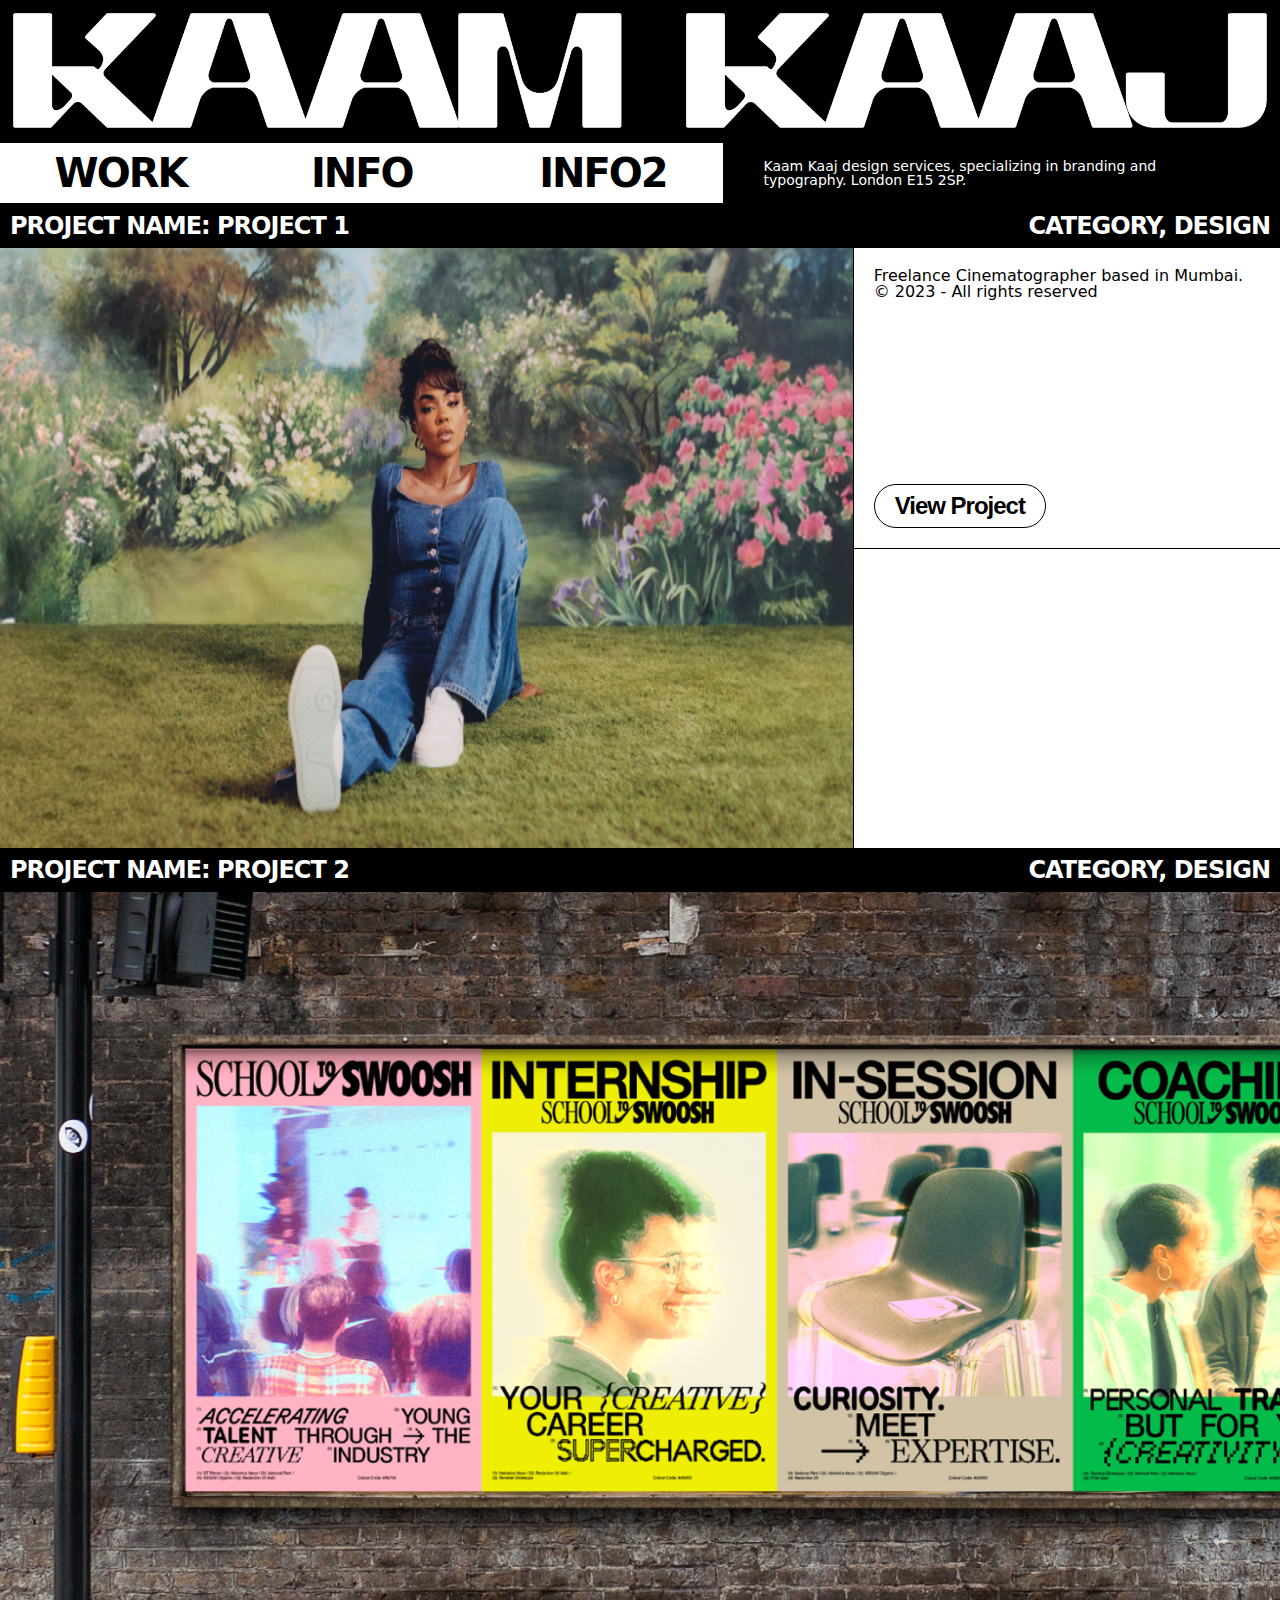
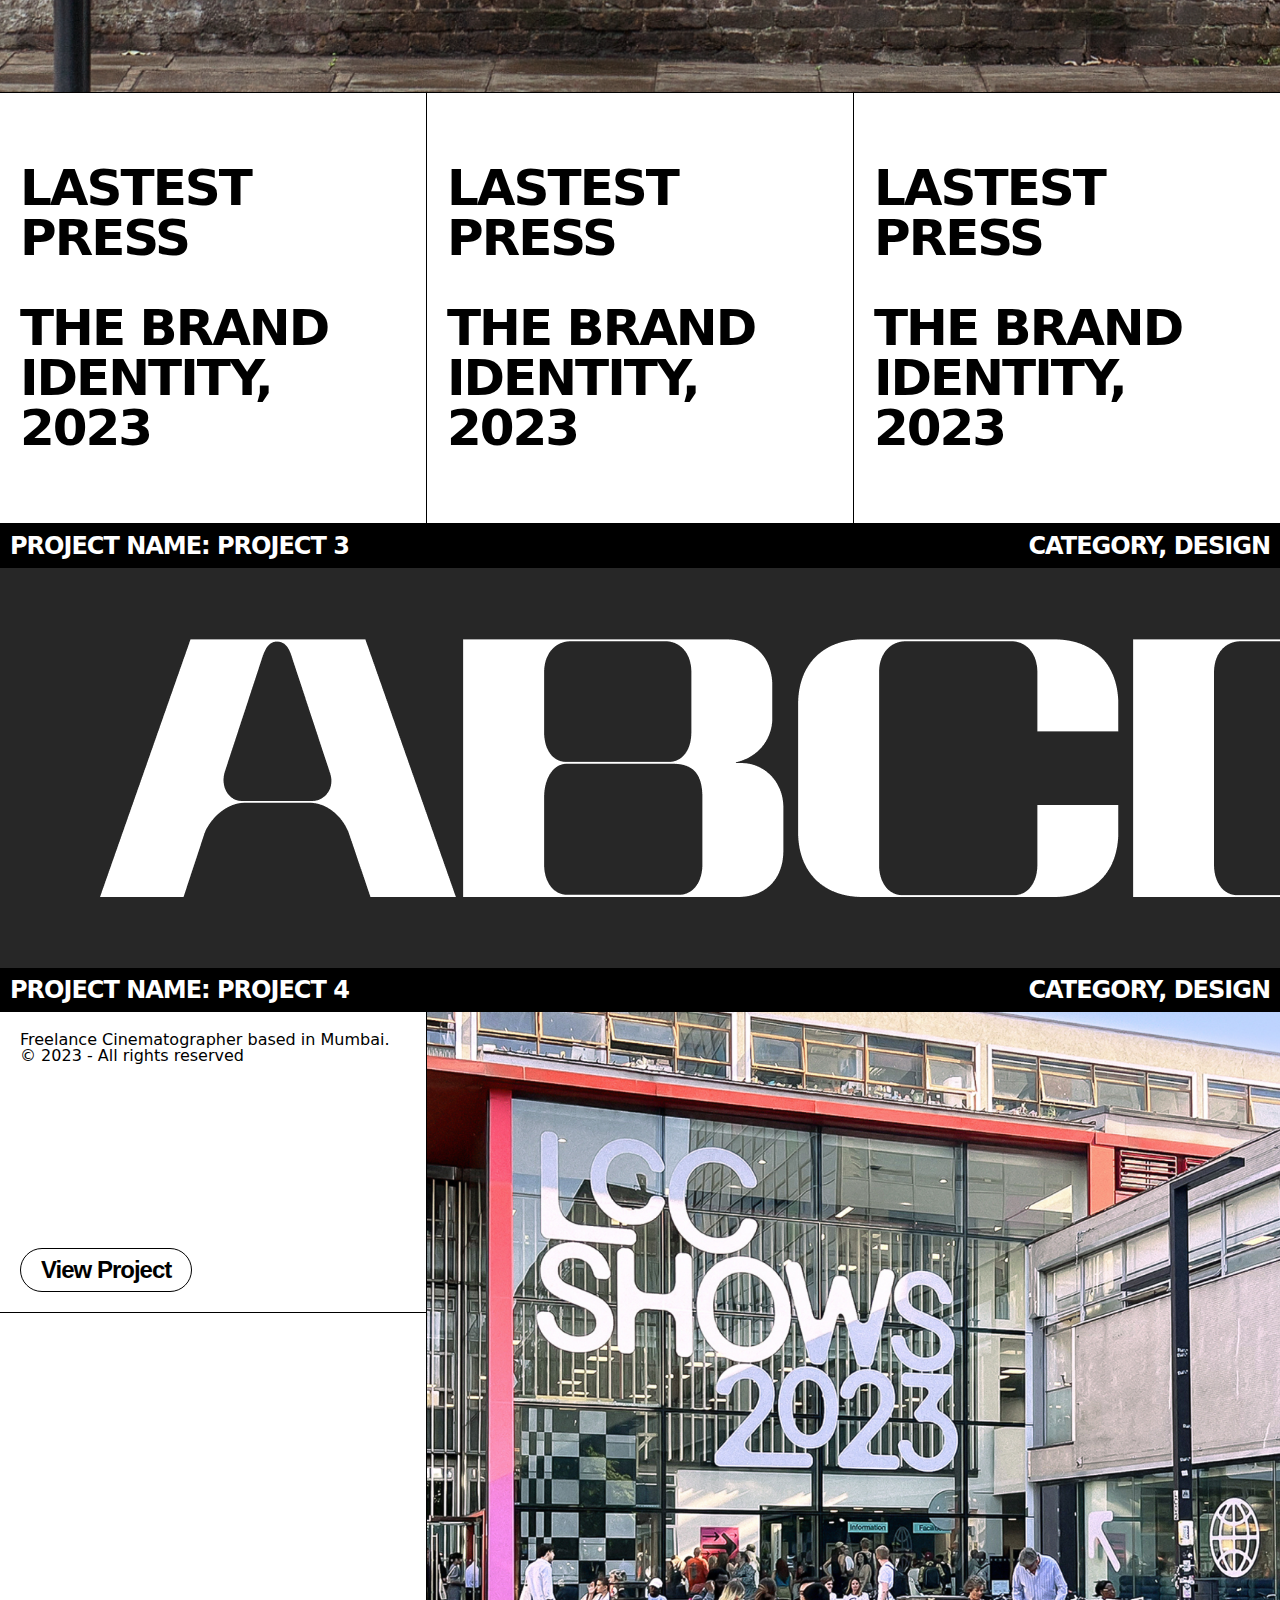
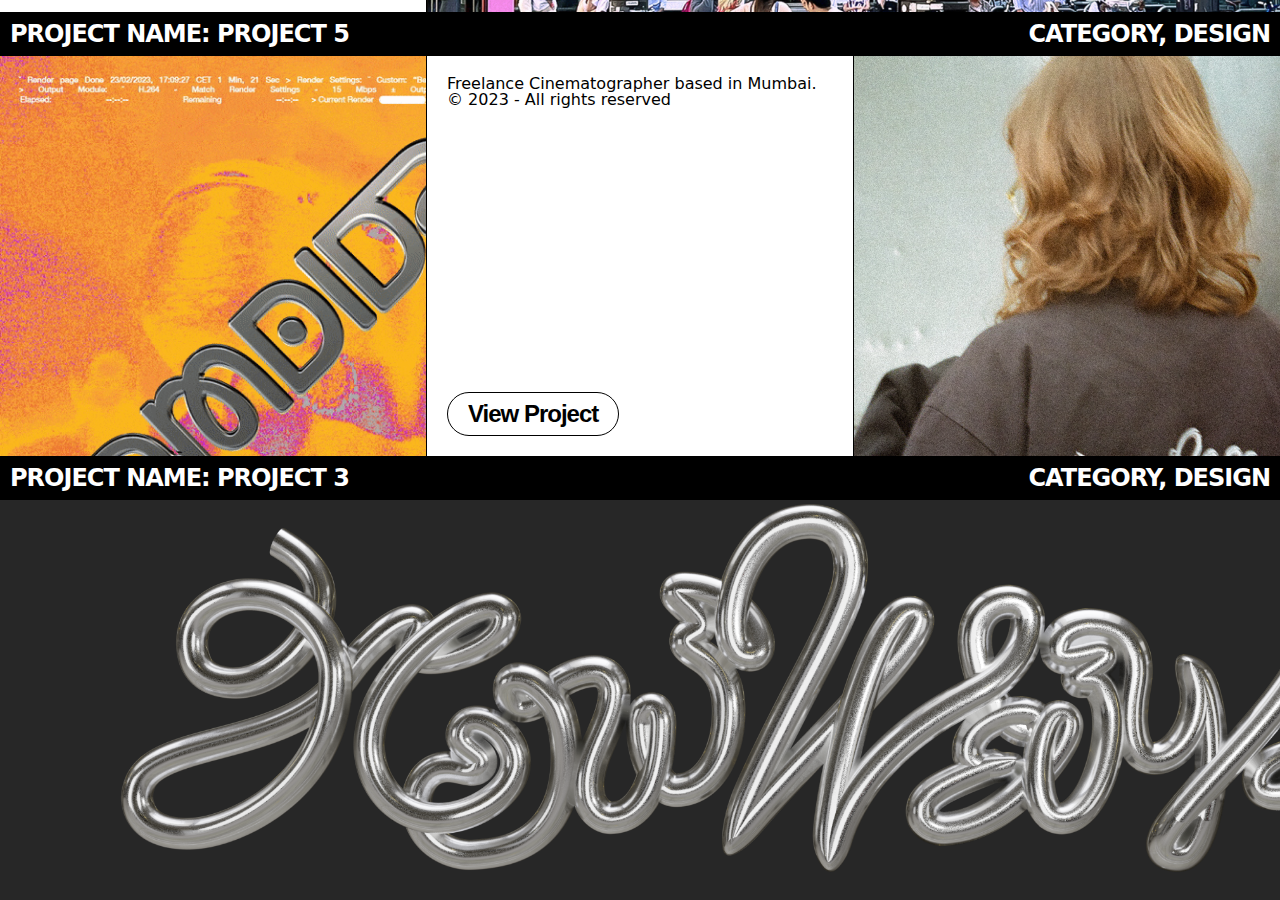
<file: index.html>
<!DOCTYPE html>
<html lang="en">
<head>
    <meta charset="UTF-8">
    <meta name="viewport" content="width=device-width, initial-scale=1.0">
    <title>Kaam Kaaj</title>
    <link rel="stylesheet" href="style.css">
</head>
<body>
    <!-- Header -->
    <header class="header">
        <div class="header__logo"><img src="source/KK-Logo.png" /></div>
        <div class="header__nav">
            <div class="header__buttons">
                <a href="index.html">
                    Work
                </a>
                <a href="info.html">
                    Info
                </a>
                <a href="info2.html">
                    Info2
                </a>
            </div>
            <div class="header__text">
                Kaam Kaaj design services, specializing in branding and typography. London E15 2SP.
            </div>
        </div>
    </header>
    <!-- Projects -->
    <section class="projects">
        <!-- Project number 1 -->
        <div class="project__style-1">
            <nav class="project__title-card">
                <div class="project__name">Project name: Project 1</div>
                <div class="project__category">Category, Design</div>
            </nav>
            <div class="project__contents">
                <div class="project__img project__img--1"></div>
                <div class="project__info-card-1">
                    <div class="project__info-card__description">
                        <span>Freelance Cinematographer based in Mumbai.</span>
                        <span>© 2023 - All rights reserved</span>
                    </div>
                    <div class="project__view-project-button">
                        <a href="#">
                            <button>View Project</button>
                        </a>
                    </div>
                </div>
                <div class="project__info-card-2">
                </div>
            </div>
        </div>
        <!-- Project number 2 -->
        <div class="project__style-2">
            <nav class="project__title-card">
                <div class="project__name">Project name: Project 2</div>
                <div class="project__category">Category, Design</div>
            </nav>
            <div class="project__contents">
                <div class="project__img project__img--2"></div>
            </div>
        </div>
    </section>

    <!-- Press -->
    <section class="press">
        <div class="press__column">
            <a href="#">
                <h1>Lastest Press</h1>
                <h1>The Brand Identity, 2023</h1>
            </a>
        </div>
        <div class="press__column">
            <a href="#">
                <h1>Lastest Press</h1>
                <h1>The Brand Identity, 2023</h1>
            </a>
        </div>
        <div class="press__column">
            <a href="#">
                <h1>Lastest Press</h1>
                <h1>The Brand Identity, 2023</h1>
            </a>
        </div>
    </section>
    <!-- Projects -->

    <section class="projects">
        <!-- Project number 3 -->
        <div class="project__style-2--small">
            <nav class="project__title-card">
                <div class="project__name">Project name: Project 3</div>
                <div class="project__category">Category, Design</div>
            </nav>
            <div class="project__contents">
                <div class="project__img">
                    <img src="./source/3.png" alt="">
                </div>
            </div>
        </div>

        <!-- Project number 4 -->
        <div class="project__style-1--flip">
            <nav class="project__title-card">
                <div class="project__name">Project name: Project 4</div>
                <div class="project__category">Category, Design</div>
            </nav>
            <div class="project__contents">
                <div class="project__info-card-1">
                    <div class="project__info-card__description">
                        <span>Freelance Cinematographer based in Mumbai.</span>
                        <span>© 2023 - All rights reserved</span>
                    </div>
                    <div class="project__view-project-button">
                        <a href="#">
                            <button>View Project</button>
                        </a>
                    </div>
                </div>
                <div class="project__info-card-2">
                </div>
                <div class="project__img project__img--4"></div>
            </div>
        </div>
        
        <!-- Project number 5 -->
        <div class="project__style-3">
            <nav class="project__title-card">
                <div class="project__name">Project name: Project 5</div>
                <div class="project__category">Category, Design</div>
            </nav>
            <div class="project__contents">
                <div class="project__column project__img--square project__img--5-1">
                </div>
                <div class="project__column project__info-card-1">
                    <div class="project__info-card__description">
                        <span>Freelance Cinematographer based in Mumbai.</span>
                        <span>© 2023 - All rights reserved</span>
                    </div>
                    <div class="project__view-project-button">
                        <a href="#">
                            <button>View Project</button>
                        </a>
                    </div>
                </div>
                <div class="project__column project__img--square project__img--5-2">
                </div>
            </div>
        </div>

        <!-- Project number 6 -->
        <div class="project__style-2--small">
            <nav class="project__title-card">
                <div class="project__name">Project name: Project 3</div>
                <div class="project__category">Category, Design</div>
            </nav>
            <div class="project__contents bg_black">
                <div class="project__img">
                    <img src="./source/6.png" alt="">
                </div>
            </div>
        </div>

    </section>
</body>
</html>
</file>
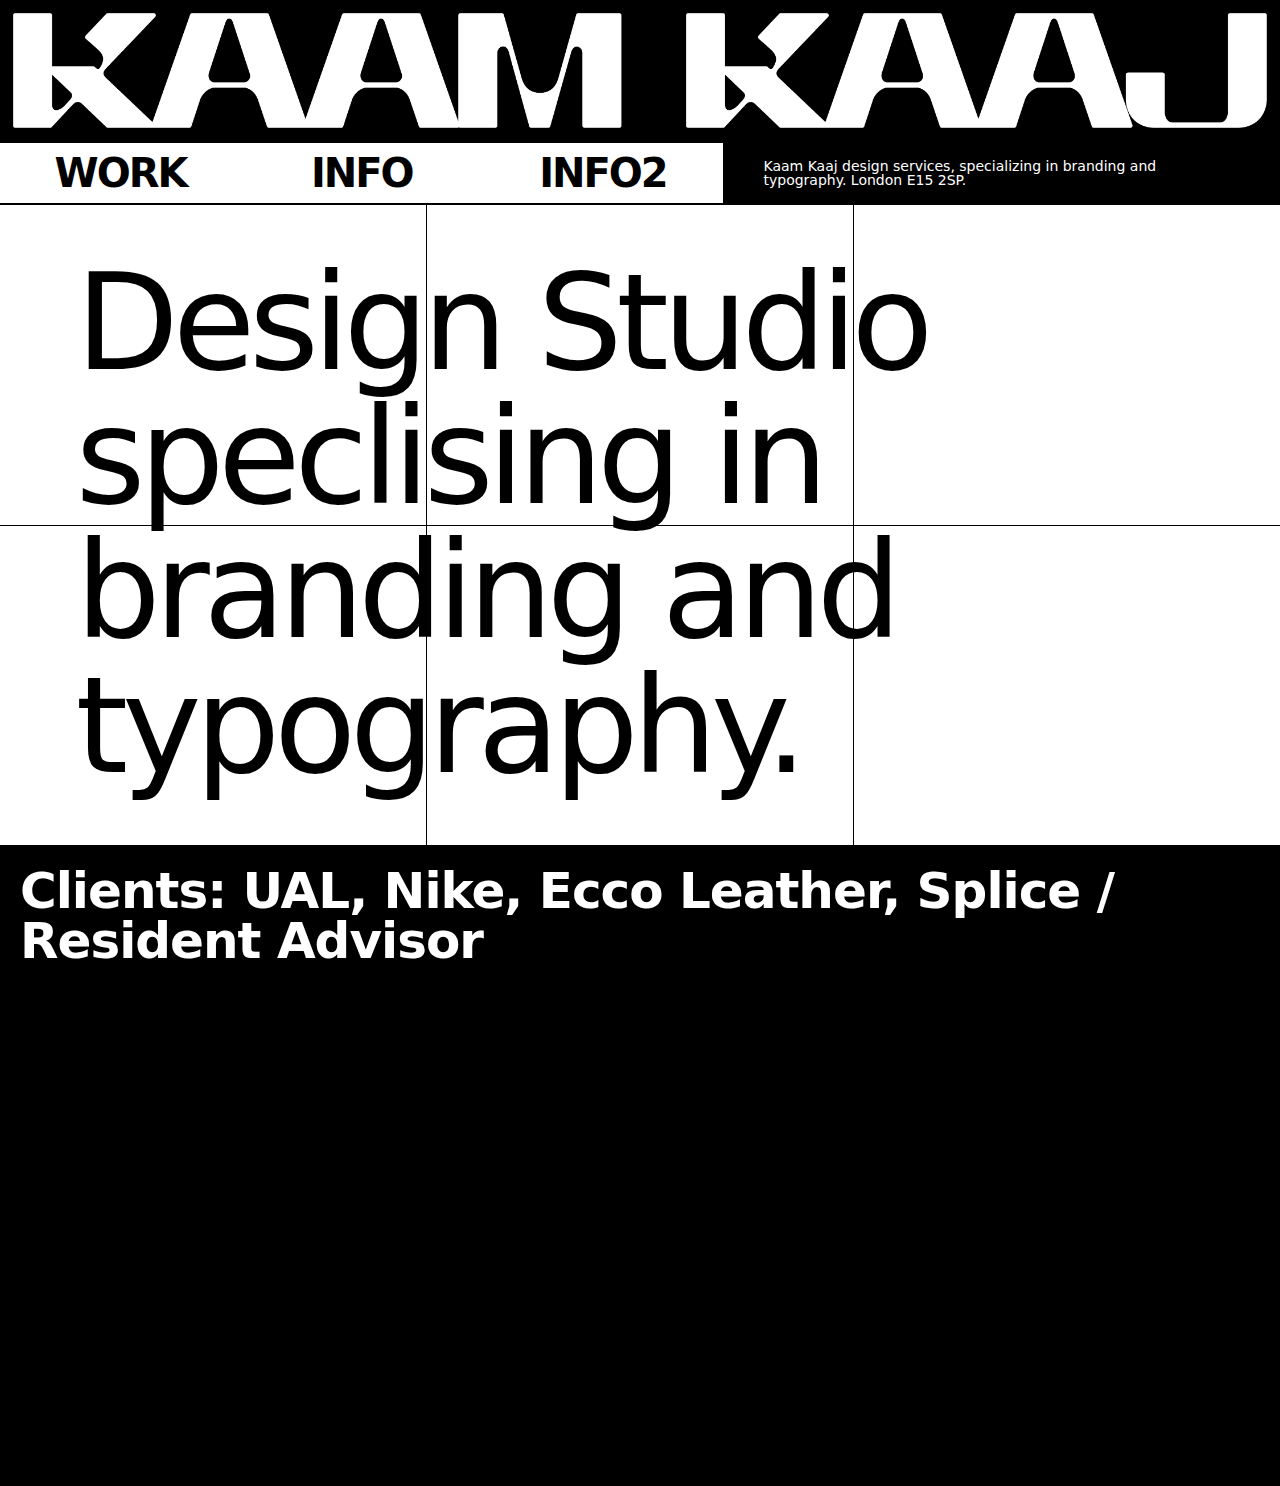
<file: info.html>
<!DOCTYPE html>
<html lang="en">
<head>
    <meta charset="UTF-8">
    <meta name="viewport" content="width=device-width, initial-scale=1.0">
    <title>Info</title>
    <link rel="stylesheet" href="style.css">
</head>
<body>
    <!-- Header -->
    <header class="header">
        <div class="header__logo"><img src="source/KK-Logo.png" /></div>
        <div class="header__nav">
            <div class="header__buttons">
                <a href="index.html">
                    Work
                </a>
                <a href="info.html">
                    Info
                </a>
                <a href="info2.html">
                    Info2
                </a>
            </div>
            <div class="header__text">
                Kaam Kaaj design services, specializing in branding and typography. London E15 2SP.
            </div>
        </div>
    </header>
    <section class="welcome">
        <div class="grid-style-1">
            <div class="grid-style-1__column"></div>
            <div class="grid-style-1__column"></div>
            <div class="grid-style-1__column"></div>
            <div class="grid-style-1__column"></div>
            <div class="grid-style-1__column"></div>
            <div class="grid-style-1__column"></div>
        </div>
        <div class="welcome__text">
            <h1>
                Design Studio speclising in branding and typography.
            </h1>
        </div>
        <div class="KK-info__clients">
            <h1>
                Clients: UAL, Nike, Ecco Leather, Splice / Resident Advisor
            </h1>
        </div>
    </section>
</body>
</html>
</file>
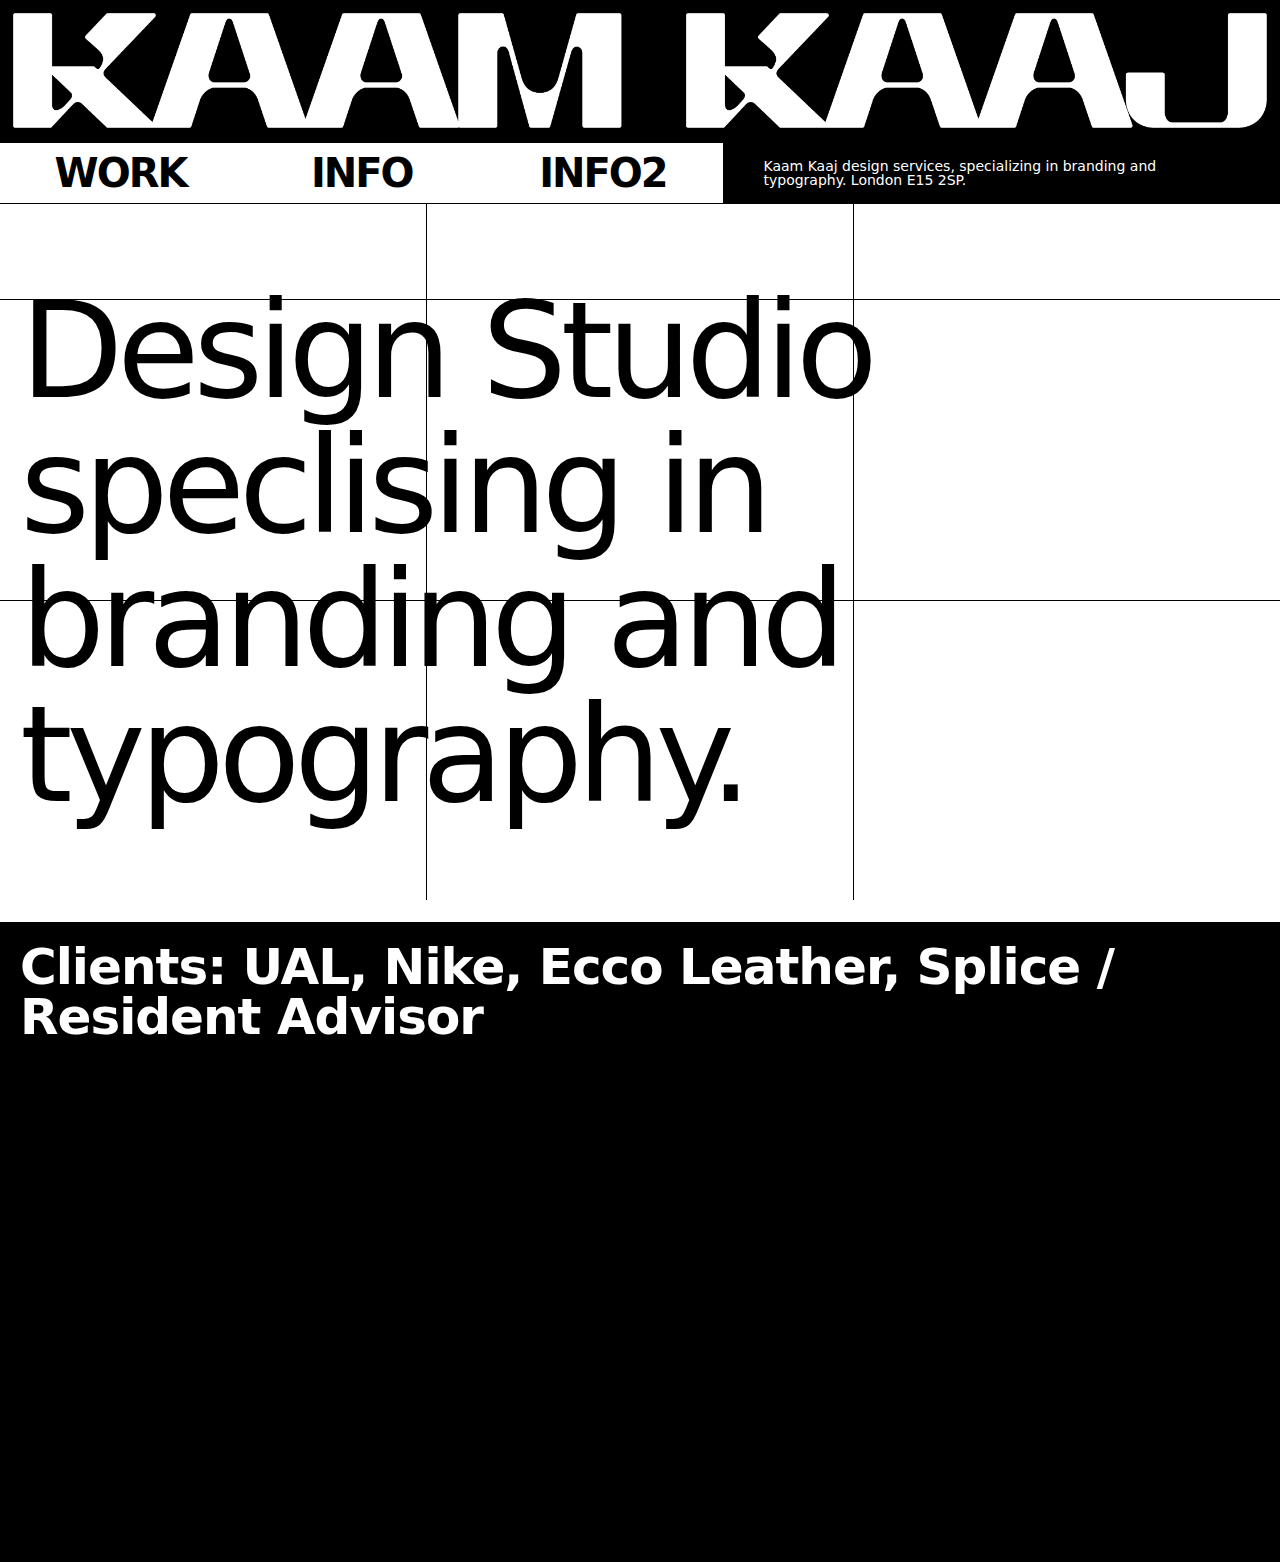
<file: info2.html>
<!DOCTYPE html>
<html lang="en">
<head>
    <meta charset="UTF-8">
    <meta name="viewport" content="width=device-width, initial-scale=1.0">
    <title>Info</title>
    <link rel="stylesheet" href="style.css">
</head>
<body class="info2">
    <div class="grid">
        <div></div>
        <div></div>
        <div></div>
        <div></div>
        <div></div>
        <div></div>
        <div></div>
        <div></div>
        <div></div>
       
        
    </div>
    <!-- Header -->
    <header class="header">
        <div class="header__logo"><img src="source/KK-Logo.png" /></div>
        <div class="header__nav">
            <div class="header__buttons">
                <a href="index.html">
                    Work
                </a>
                <a href="info.html">
                    Info
                </a>
                <a href="info2.html">
                    Info2
                </a>
            </div>
            <div class="header__text">
                Kaam Kaaj design services, specializing in branding and typography. London E15 2SP.
            </div>
        </div>
    </header>

    <section class="KK-info">
        <div class="KK-info__text">
            <h1>
                Design Studio speclising in branding and typography.
            </h1>
        </div>
        <div class="KK-info__clients">
            <h1>
                Clients: UAL, Nike, Ecco Leather, Splice / Resident Advisor
            </h1>
        </div>
    </section>
</body>
</html>
</file>
<file: style.css>
/* http://meyerweb.com/eric/tools/css/reset/ 
   v2.0 | 20110126
   License: none (public domain)
*/
html, body, div, span, applet, object, iframe,
h1, h2, h3, h4, h5, h6, p, blockquote, pre,
a, abbr, acronym, address, big, cite, code,
del, dfn, em, img, ins, kbd, q, s, samp,
small, strike, strong, sub, sup, tt, var,
b, u, i, center,
dl, dt, dd, ol, ul, li,
fieldset, form, label, legend,
table, caption, tbody, tfoot, thead, tr, th, td,
article, aside, canvas, details, embed,
figure, figcaption, footer, header, hgroup,
menu, nav, output, ruby, section, summary,
time, mark, audio, video {
  margin: 0;
  padding: 0;
  border: 0;
  font-size: 100%;
  font: inherit;
  vertical-align: baseline;
}

/* HTML5 display-role reset for older browsers */
article, aside, details, figcaption, figure,
footer, header, hgroup, menu, nav, section {
  display: block;
}

body {
  line-height: 1;
}

ol, ul {
  list-style: none;
}

blockquote, q {
  quotes: none;
}

blockquote:before, blockquote:after,
q:before, q:after {
  content: "";
  content: none;
}

table {
  border-collapse: collapse;
  border-spacing: 0;
}

input:focus {
  outline: none;
}

a {
  text-decoration: none;
  color: black;
}

/* VARIABLE HERE */
/* GENERAL SEETING HERE */
.KK-info .KK-info__clients, .welcome .KK-info__clients, .press .press__column:hover a, .press .press__column:hover, .projects .project__info-card-1 .project__view-project-button button:hover, .projects .project__title-card, .header .header__nav .header__buttons a:hover {
  background-color: black;
  color: white;
}

.press .press__column:hover a, .press .press__column, .projects .project__info-card-1 .project__view-project-button button, .header .header__nav .header__buttons a {
  transition: background-color 0.5s ease, color 0.5s ease;
}

.projects .project__info-card-1 .project__view-project-button button {
  background-color: white;
  padding: 7px 20px;
  border-radius: 30px;
  border: 1px solid black;
  cursor: pointer;
}

/* FONT SETTING HERE */
.header .header__nav .header__buttons a {
  font-size: 40px;
  font-weight: 900;
  letter-spacing: -2px;
}

.press, .projects .project__title-card {
  text-transform: uppercase;
  font-size: 24px;
  font-weight: 800;
  letter-spacing: -1px;
}

/* CODE HERE */
body {
  font-family: system-ui, -apple-system, BlinkMacSystemFont, "Segoe UI", Roboto, Oxygen, Ubuntu, Cantarell, "Open Sans", "Helvetica Neue", sans-serif;
}

.header {
  z-index: 10;
  position: relative;
  background-color: black;
  color: white;
  border-bottom: 1px solid black;
}
.header .header__logo img {
  width: 100%;
  padding: 1vw;
  box-sizing: border-box;
}
.header .header__nav {
  display: grid;
  grid-template-columns: 1.3fr 1fr;
  align-content: center;
}
.header .header__nav .header__buttons {
  display: grid;
  grid-template-columns: repeat(3, 1fr);
  align-content: center;
  text-align: center;
  background-color: white;
}
.header .header__nav .header__buttons a {
  text-transform: uppercase;
  padding: 10px;
  box-sizing: border-box;
}
.header .header__nav .header__text {
  display: flex;
  align-items: center;
  padding: 10px 40px;
  box-sizing: border-box;
  font-size: 14px;
}

.projects .project__title-card {
  display: flex;
  justify-content: space-between;
  padding: 10px;
}
.projects .project__info-card-1 {
  background-color: white;
  padding: 20px;
  display: flex;
  flex-direction: column;
  justify-content: space-between;
}
.projects .project__info-card-1 .project__info-card__description span {
  display: block;
}
.projects .project__info-card-1 .project__view-project-button button {
  font-size: 24px;
  font-weight: 700;
  letter-spacing: -1px;
}
.projects .project__info-card-2 {
  background-color: white;
}
.projects .project__img {
  background-size: cover;
}
.projects .project__img--square {
  background-color: white;
}
.projects .project__style-1 .project__contents {
  background-color: black;
  display: grid;
  grid-template-columns: 2fr 1fr;
  grid-template-rows: repeat(2, 1fr);
  gap: 1px;
}
.projects .project__style-1 .project__contents .project__img {
  background-color: white;
  grid-row-start: 1;
  grid-row-end: -1;
  width: 100%;
  height: 600px;
}
.projects .project__style-1--flip .project__contents {
  background-color: black;
  display: grid;
  grid-template-columns: 1fr 2fr;
  grid-template-rows: repeat(2, 1fr);
  gap: 1px;
}
.projects .project__style-1--flip .project__contents .project__img {
  background-color: white;
  grid-column-start: 2;
  grid-column-end: -2;
  grid-row-start: 1;
  grid-row-end: -1;
  width: 100%;
  height: 600px;
}
.projects .project__style-2 .project__contents .project__img {
  height: 800px;
}
.projects .project__style-2--small .project__contents {
  overflow-x: scroll;
  background-color: rgb(39, 39, 39);
}
.projects .project__style-2--small .project__contents .project__img {
  height: 400px;
  display: flex;
  flex-direction: column;
  justify-content: center;
  padding-left: 100px;
}
.projects .project__style-2--small .project__contents .project__img img {
  width: -moz-max-content;
  width: max-content;
  overflow: hidden;
}
.projects .project__style-3 .project__contents {
  background-color: black;
  height: 400px;
  display: grid;
  grid-template-columns: repeat(3, 1fr);
  gap: 1px;
}

.press {
  display: grid;
  grid-template-columns: repeat(3, 1fr);
  gap: 1px;
  border-top: 1px solid black;
  border-bottom: 1px solid black;
  background-color: black;
}
.press .press__column {
  background-color: white;
  padding: 70px 20px;
  font-size: 50px;
  font-weight: 900;
  letter-spacing: -2px;
}
.press .press__column a h1:first-child {
  margin-bottom: 40px;
}

.project__img--1 {
  background-image: url("./source/1.png");
}

.project__img--2 {
  background-image: url("./source/2.png");
}

.project__img--4 {
  background-image: url("./source/4.png");
}

.project__img--5-1 {
  background-image: url("./source/5_1.png");
}

.project__img--5-2 {
  background-image: url("./source/5_2.png");
}

.welcome {
  position: relative;
}
.welcome .grid-style-1 {
  position: relative;
  background-color: black;
  gap: 1px;
  border-top: 1px solid black;
  border-bottom: 1px solid black;
  display: grid;
  grid-template-columns: repeat(3, 1fr);
  grid-template-rows: repeat(2, 1fr);
  height: 50vw;
}
.welcome .grid-style-1 .grid-style-1__column {
  background-color: white;
}
.welcome .welcome__text {
  z-index: 2;
  position: absolute;
  font-size: 10.5vw;
  letter-spacing: -0.5vw;
  top: 0%;
  left: 2%;
  display: flex;
  align-items: center;
  height: 50vw;
  padding: 0 50px;
}
.welcome .KK-info__clients {
  font-size: 50px;
  font-weight: 900;
  letter-spacing: -1px;
  padding: 20px;
  height: 600px;
}

.info2 .grid {
  z-index: 0;
  position: fixed;
  width: 100%;
  background-color: black;
  gap: 1px;
  display: grid;
  grid-template-columns: repeat(3, 1fr);
  grid-template-rows: repeat(3, 1fr);
  height: 100vh;
}
.info2 .grid div {
  background-color: white;
}

.KK-info {
  position: relative;
}
.KK-info .KK-info__text {
  font-size: 10.5vw;
  letter-spacing: -0.5vw;
  padding: 80px 20px 100px 20px;
}
.KK-info .KK-info__clients {
  font-size: 50px;
  font-weight: 900;
  letter-spacing: -1px;
  padding: 20px;
  height: 600px;
}/*# sourceMappingURL=style.css.map */
</file>
